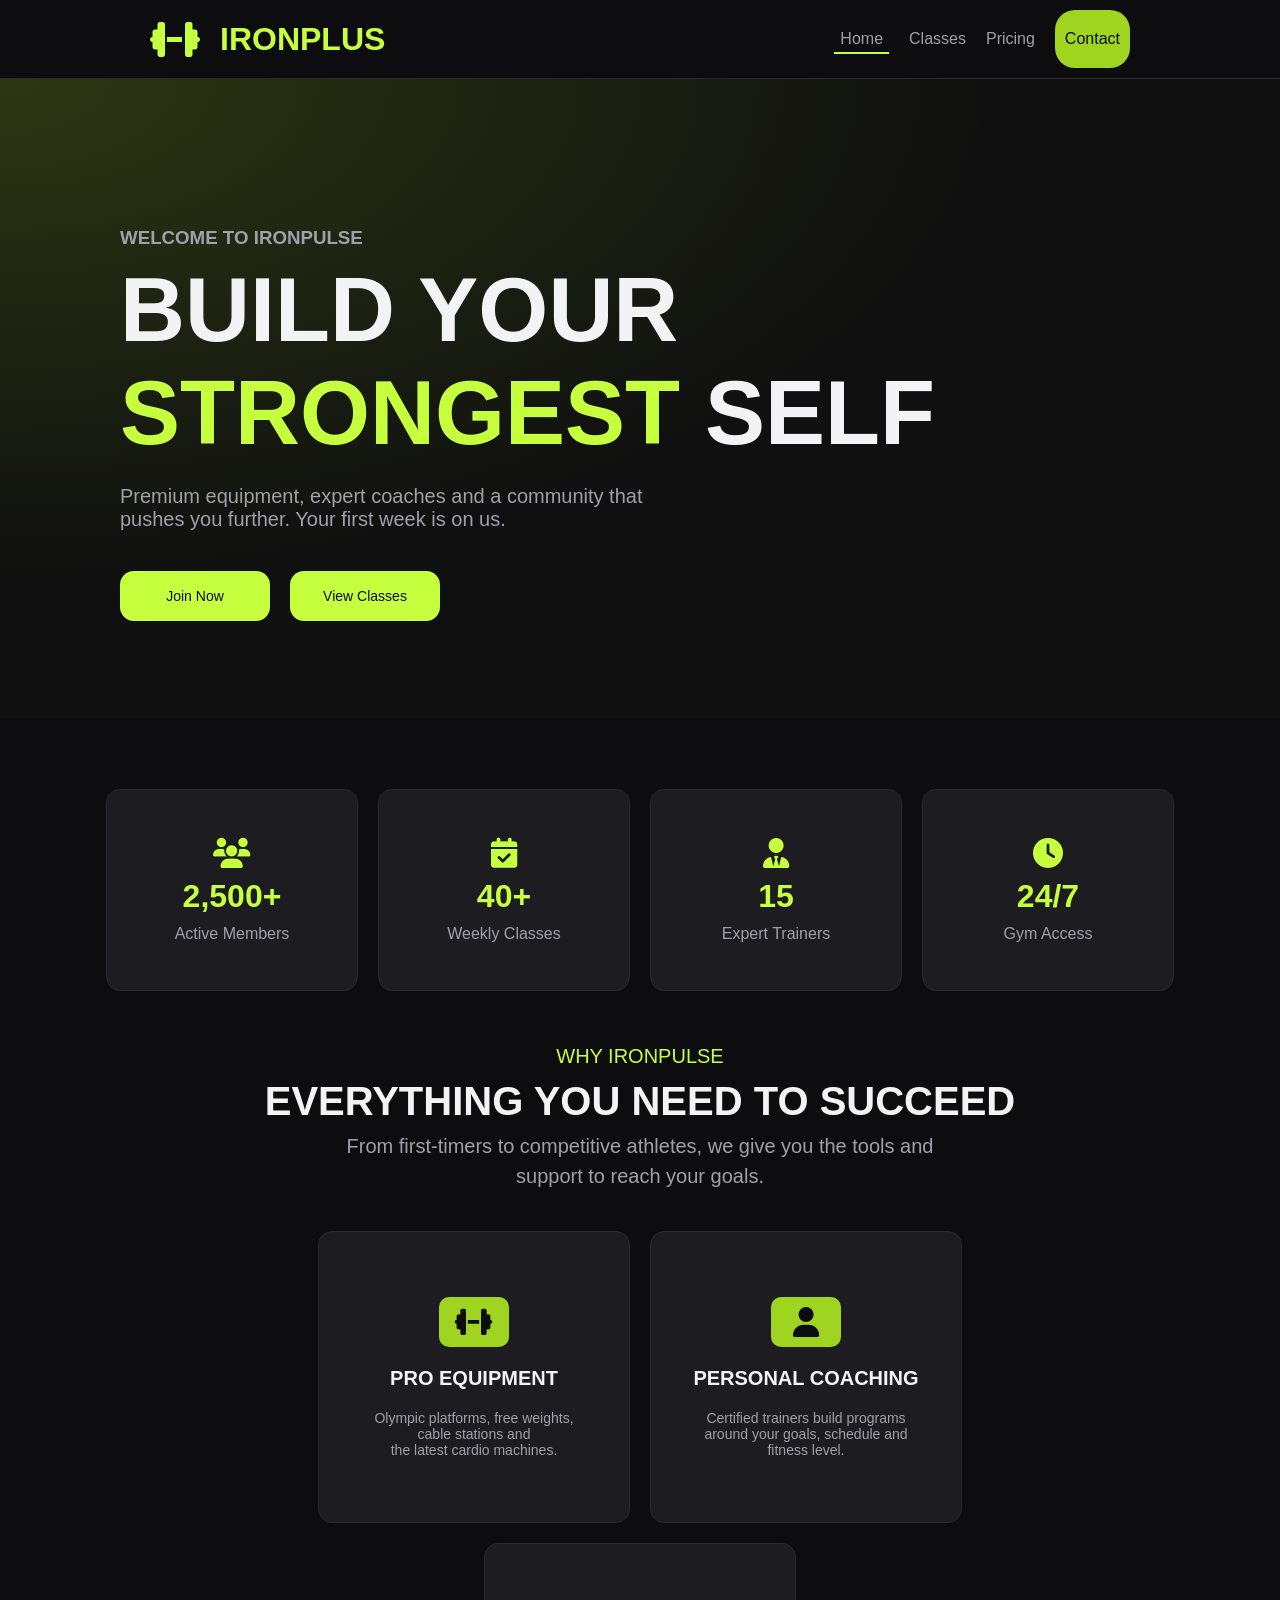
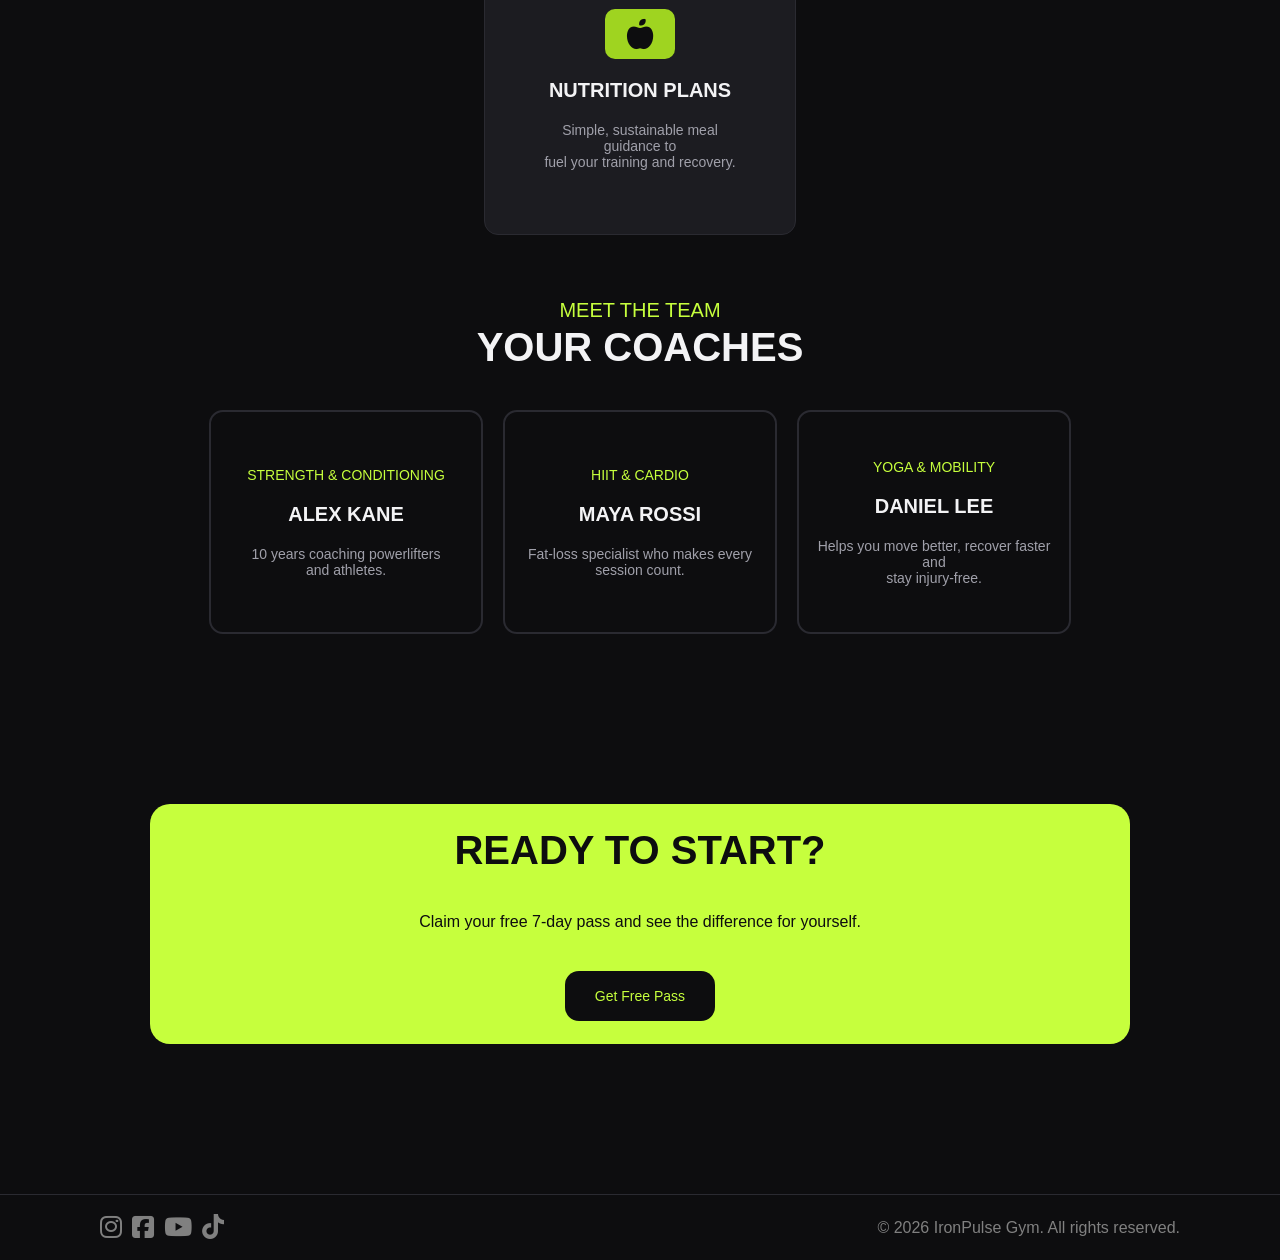
<file: index.html>
<!DOCTYPE html>
<html lang="en">
<head>
    <meta charset="UTF-8">
    <meta name="viewport" content="width=device-width, initial-scale=1.0">
    <link rel="stylesheet" href="https://cdnjs.cloudflare.com/ajax/libs/font-awesome/6.7.2/css/all.min.css">
    <link rel="stylesheet" href="common.css">
    <link rel="stylesheet" href="home.css">
    <title>Document</title>
</head>
<body>
    <header>
        <div class="logo"><i class="fa-solid fa-dumbbell"></i> <h1>IRON<span>PLUS</span></h1></div>
        <nav>
            <ul>
                <li class="home"><a href="index.html">Home</a></li>
                <li><a href="classes.html">Classes</a></li>
                <li><a href="pricing.html">Pricing</a></li>
                <li class="contact"><a href="contact.html">Contact</a></li>
            </ul>
        </nav>
    </header>



    <div class="content1">
        <h3>Welcome to IronPulse</h3>
        <h1>Build your <br> <span>strongest</span> self</h1>
        <p>Premium equipment, expert coaches and a community that  <br> pushes you further. Your first week is on us.</p>
        <div class="buttons">
            <button>Join Now</button>
            <button>View Classes</button>
        </div>
    </div>


    <div class="info">

        <div class="info-card">
            <i class="fa-solid fa-users"></i>
            <h1>2,500+</h1>
            <p>Active Members</p>
        </div>

         <div class="info-card">
            <i class="fa-solid fa-calendar-check"></i>
            <h1>40+</h1>
            <p>Weekly Classes</p>
        </div>

         <div class="info-card">
            <i class="fa-solid fa-user-tie"></i>
            <h1>15</h1>
            <p>Expert Trainers</p>
        </div>

         <div class="info-card">
            <i class="fa-solid fa-clock"></i>
            <h1>24/7</h1>
            <p>Gym Access</p>
        </div>

    </div>

<div class="content2">
    <div class="text">
        <h4>Why IronPulse</h4>
        <h1>Everything you need to succeed</h1>
        <p>From first-timers to competitive athletes, we give you the tools and <br> support to reach your goals.</p>
    </div>
    
    <div class="cards">
        <div class="card">
            <i class="fa-solid fa-dumbbell"></i>
            <h1>Pro Equipment</h1>
            <p>Olympic platforms, free weights,<br> cable stations and <br>the latest cardio machines.</p>
        </div>

          <div class="card">
            <i class="fa-solid fa-user"></i>
            <h1>Personal Coaching</h1>
            <p>Certified trainers build programs <br> around your goals, schedule and <br>fitness level.</p>
        </div>

 <div class="card">
            <i class="fa-solid fa-apple-whole"></i>
            <h1>Nutrition Plans</h1>
            <p>Simple, sustainable meal<br> guidance to<br> fuel your training and recovery.</p>
        </div>

    </div>

</div>


<div class="coaches">
   <div class="coaches-text">
     <p>Meet the team</p>
    <h1>Your coaches</h1>
   </div>
<div class="coach-cards">
     <div class="coach-card">
   <h4>Strength & Conditioning</h4>
   <h1>Alex Kane</h1>
   <p>10 years coaching powerlifters <br>  and athletes.</p>
 </div>
  <div class="coach-card">
<h4>HIIT & Cardio</h4>
   <h1>Maya Rossi</h1>
   <p>Fat-loss specialist who makes every <br> session count.</p>
  </div>
   <div class="coach-card">
<h4>Yoga & Mobility</h4>
   <h1>Daniel Lee</h1>
   <p>Helps you move better, recover faster and <br> stay injury-free.</p>
   </div>
</div>
</div>



<div class="content3">
    <h1>Ready to start?</h1>
    <p>Claim your free 7-day pass and see the difference for yourself.</p>
    <button>Get Free Pass</button>
</div>


<footer>
    <div class="icons">
        <i class="fa-brands fa-instagram"></i>
        <i class="fa-brands fa-square-facebook"></i>
        <i class="fa-brands fa-youtube"></i>
        <i class="fa-brands fa-tiktok"></i>
    </div>

    <p>© 2026 IronPulse Gym. All rights reserved.</p>
</footer>
</body>
</html>
</file>
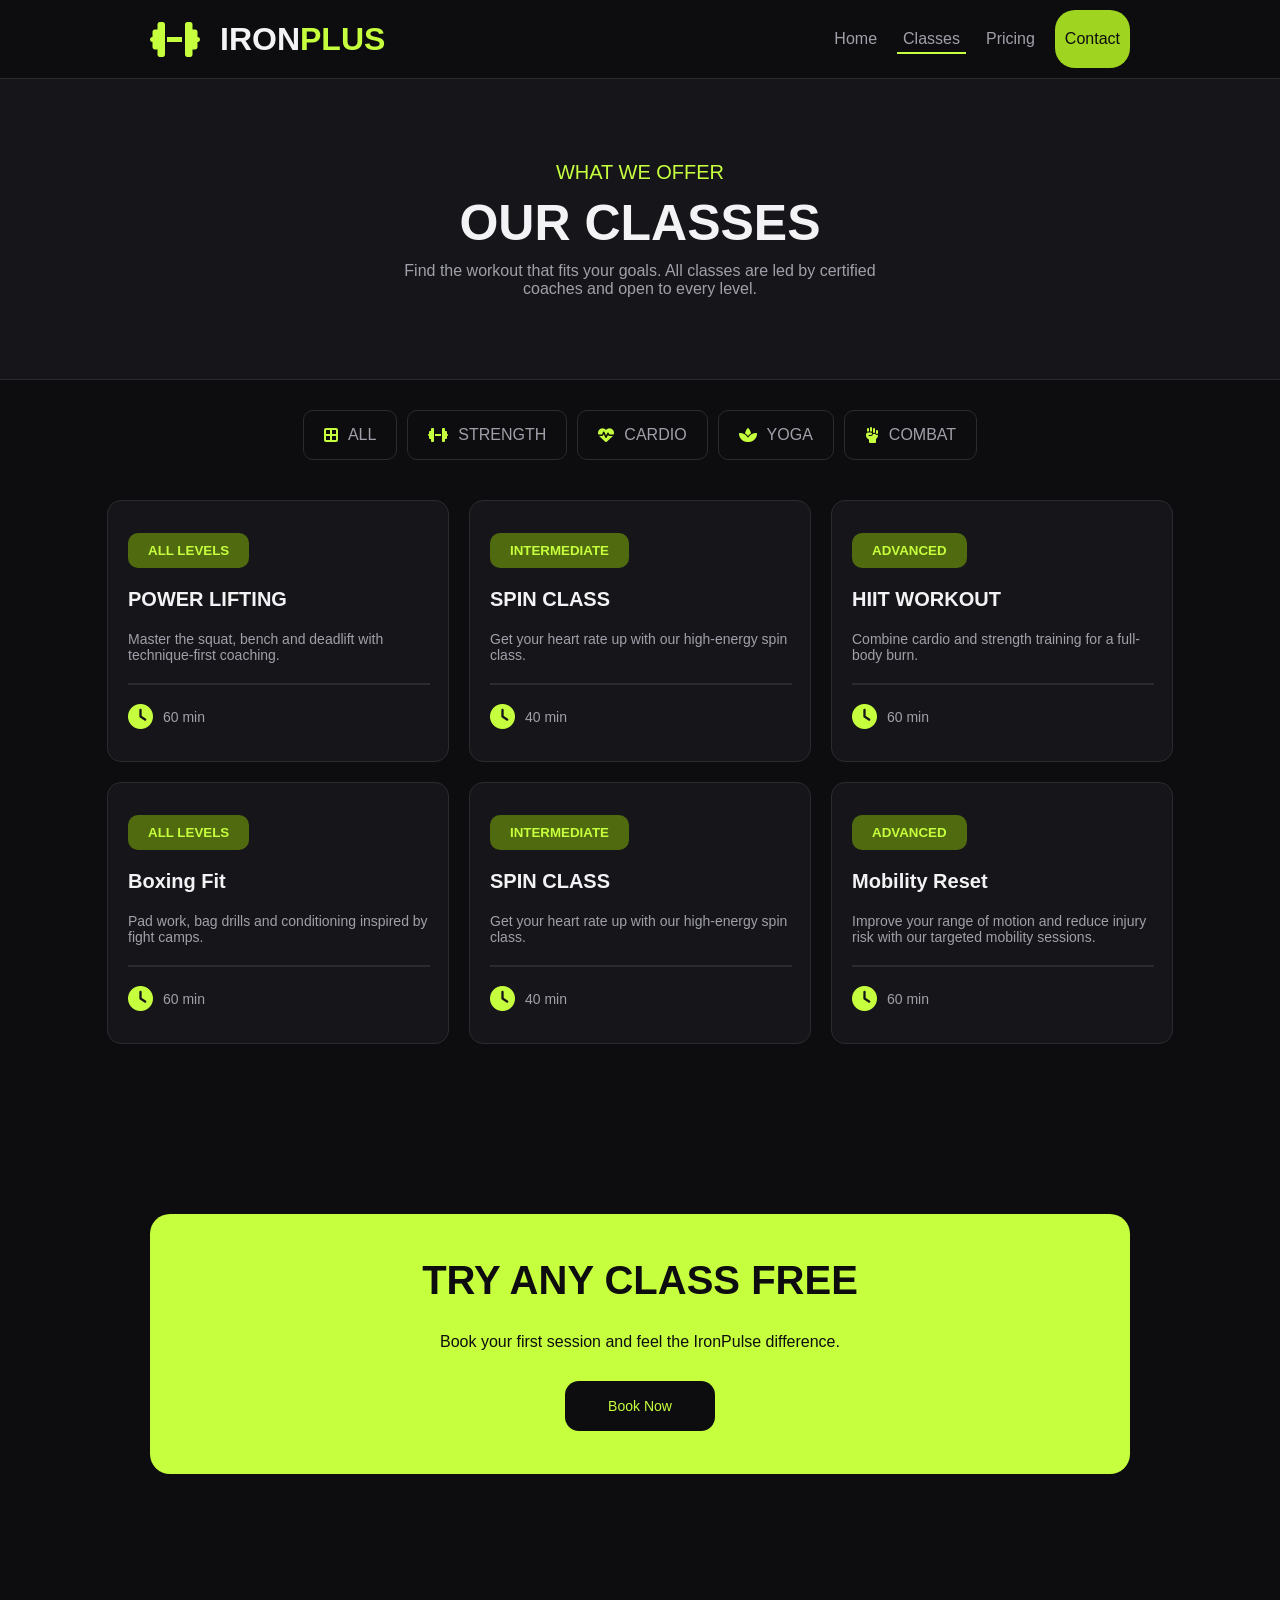
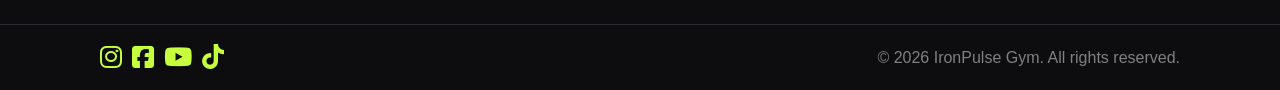
<file: classes.html>
<!DOCTYPE html>
<html lang="en">
<head>
    <meta charset="UTF-8">
    <meta name="viewport" content="width=device-width, initial-scale=1.0">
    <link rel="stylesheet" href="https://cdnjs.cloudflare.com/ajax/libs/font-awesome/6.7.2/css/all.min.css">
    <link rel="stylesheet" href="common.css">
   <link rel="stylesheet" href="classes.css">
    <title>Document</title>
</head>
<body>
    <header>
        <div class="logo"><i class="fa-solid fa-dumbbell"></i> <h1>IRON<span>PLUS</span></h1></div>
        <nav>
            <ul>
                <li ><a href="index.html">Home</a></li>
                <li class="home"><a href="classes.html">Classes</a></li>
                <li><a href="pricing.html">Pricing</a></li>
                <li class="contact"><a href="contact.html">Contact</a></li>
            </ul>
        </nav>
    </header>

<div class="content">
    <h4>What we offer</h4>
    <h1>Our Classes</h1>
    <p>Find the workout that fits your goals. All classes are led by certified<br> coaches and open to every level.</p>
</div>


<div class="buttons">
    <button> <i class="fa-solid fa-border-all"></i>ALL</button>
    <button><i class="fa-solid fa-dumbbell"></i> STRENGTH</button>
    <button><i class="fa-solid fa-heartbeat"></i> CARDIO</button>
    <button><i class="fa-solid fa-spa"></i> YOGA</button>
    <button><i class="fa-solid fa-fist-raised"></i> COMBAT</button>
</div>
    

<div class="cards-container">
    <div class="cards">
     
        <div class="card">
            <button>ALL LEVELS</button>
            <h1>POWER LIFTING</h1>
            <p>Master the squat, bench and deadlift with technique-first coaching.</p>
            <hr>
            <div class="icons">
                <i class="fa-solid fa-clock"></i>
                <p>60 min</p>
            </div>
        </div>
        <div class="card">
            <button>INTERMEDIATE</button>
            <h1>SPIN CLASS</h1>
            <p>Get your heart rate up with our high-energy spin class.</p>
            <hr>
            <div class="icons">
                <i class="fa-solid fa-clock"></i>
                <p>40 min</p>
            </div>
        </div>
        <div class="card">
            <button>ADVANCED</button>
            <h1>HIIT WORKOUT</h1>
            <p>Combine cardio and strength training for a full-body burn.</p>
            <hr>
            <div class="icons">
                <i class="fa-solid fa-clock"></i>
                <p>60 min</p>
            </div>
        </div>

    </div>
     <div class="cards">
          <div class="card">
            <button>ALL LEVELS</button>
            <h1>Boxing Fit</h1>
            <p>Pad work, bag drills and conditioning inspired by fight camps.</p>
            <hr>
            <div class="icons">
                <i class="fa-solid fa-clock"></i>
                <p>60 min</p>
            </div>
        </div>
        <div class="card">
            <button>INTERMEDIATE</button>
            <h1>SPIN CLASS</h1>
            <p>Get your heart rate up with our high-energy spin class.</p>
            <hr>
            <div class="icons">
                <i class="fa-solid fa-clock"></i>
                <p>40 min</p>
            </div>
        </div>
        <div class="card">
            <button>ADVANCED</button>
            <h1>Mobility Reset</h1>
            <p>Improve your range of motion and reduce injury risk with our targeted mobility sessions.</p>
            <hr>
            <div class="icons">
                <i class="fa-solid fa-clock"></i>
                <p>60 min</p>
            </div>
        </div>
     </div>
</div>



<div class="content3">
    <h1>Try any class free
</h1>
    <p>Book your first session and feel the IronPulse difference.

</p>
    <button>Book Now</button>
</div>


<footer>
    <div class="icons">
        <i class="fa-brands fa-instagram"></i>
        <i class="fa-brands fa-square-facebook"></i>
        <i class="fa-brands fa-youtube"></i>
        <i class="fa-brands fa-tiktok"></i>
    </div>

    <p>© 2026 IronPulse Gym. All rights reserved.</p>
</footer>
    
</body>
</html>
</file>
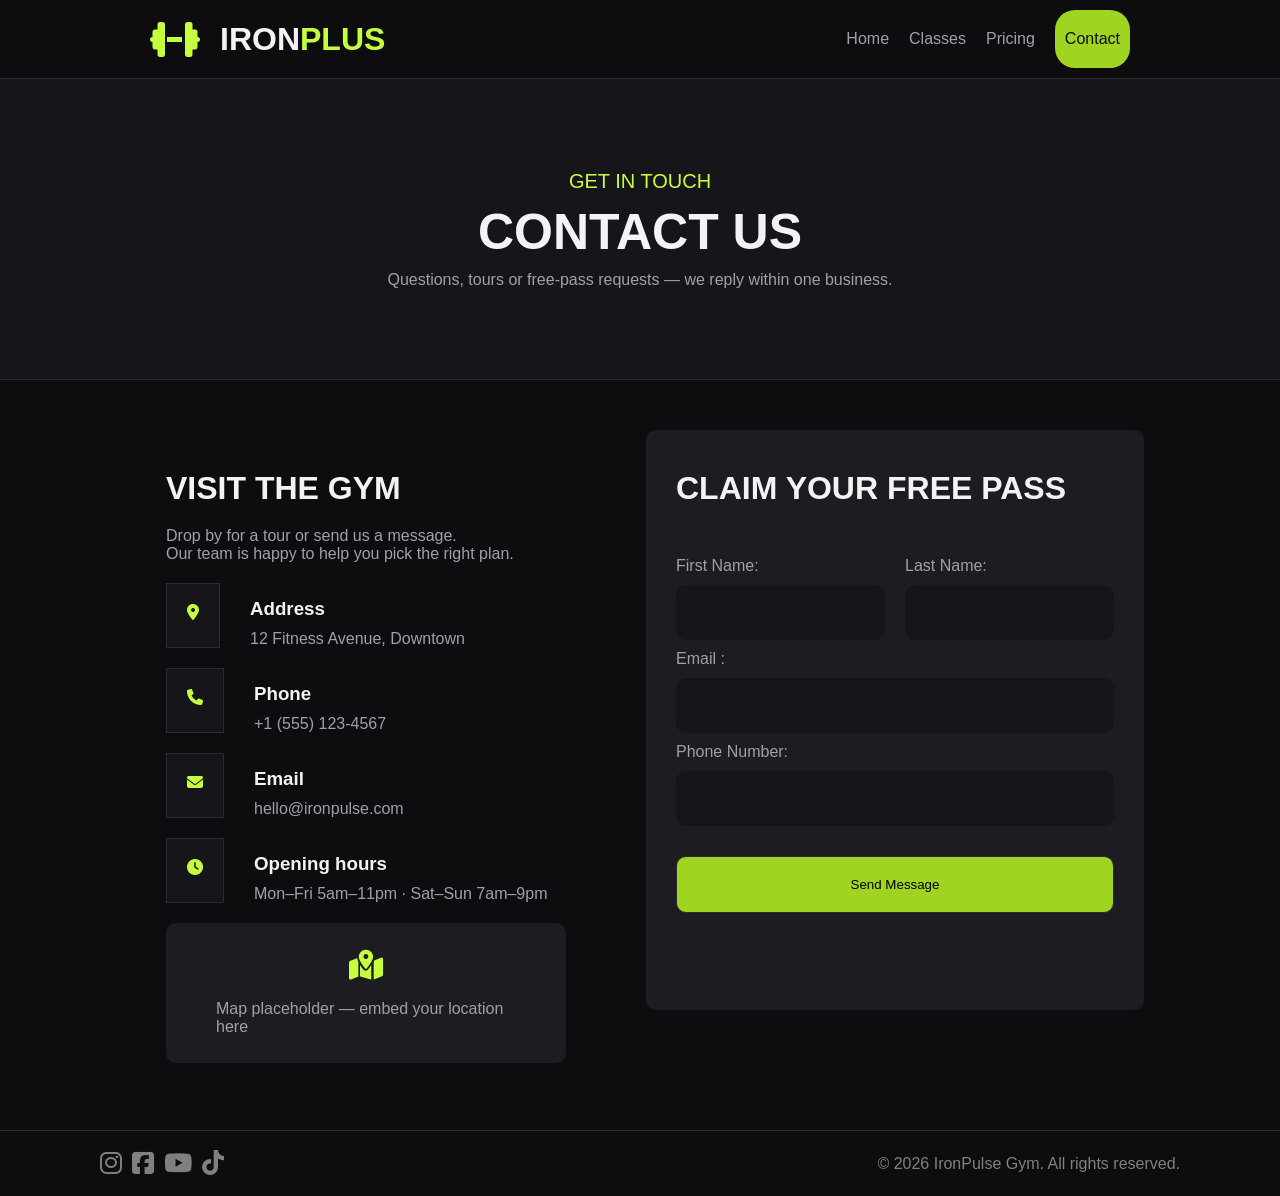
<file: contact.html>
<!DOCTYPE html>
<html lang="en">
<head>
    <meta charset="UTF-8">
    <meta name="viewport" content="width=device-width, initial-scale=1.0">
    <link rel="stylesheet" href="https://cdnjs.cloudflare.com/ajax/libs/font-awesome/6.7.2/css/all.min.css">
    <link rel="stylesheet" href="common.css">
    <link rel="stylesheet" href="contact.css">
    <title>Document</title>
</head>
<body>
    <header>
        <div class="logo"><i class="fa-solid fa-dumbbell"></i> <h1>IRON<span>PLUS</span></h1></div>
        <nav>
            <ul>
                <li class="home"><a href="index.html">Home</a></li>
                <li><a href="classes.html">Classes</a></li>
                <li><a href="pricing.html">Pricing</a></li>
                <li class="contact"><a href="contact.html">Contact</a></li>
            </ul>
        </nav>
    </header>

    
<div class="content">
    <h4>Get in touch</h4>
    <h1>Contact Us</h1>
    <p>Questions, tours or free-pass requests — we reply within one business.</p>
</div>

<div class="content1">
    <div class="info">
        <h1>Visit the gym</h1>
        <p>Drop by for a tour or send us a message.<br> Our team is happy to help you pick the right plan.</p>
       
         <div class="info-container">

            <div class="adress">
                <i class="fa-solid fa-location-dot"></i>
                <div class="text">
                    <h3>Address</h3>
                    <p>12 Fitness Avenue, Downtown</p>
                </div>
            </div>

             <div  class="adress">
                <i class="fa-solid fa-phone"></i>
                <div class="text">
                    <h3>Phone</h3>
                    <p>+1 (555) 123-4567</p>
                </div>
            </div>

             <div  class="adress">
                <i class="fa-solid fa-envelope"></i>
                <div class="text">
                    <h3>Email</h3>
                    <p>hello@ironpulse.com</p>
                </div>
            </div>

             <div  class="adress">
                <i class="fa-solid fa-clock"></i>
                <div class="text">
                    <h3>Opening hours</h3>
                    <p>Mon–Fri 5am–11pm · Sat–Sun 7am–9pm</p>
                </div>
            </div>


            <div  class="adress-location">
               <i class="fa-solid fa-map-location-dot"></i>
                <p>Map placeholder — embed your location here</p>
            </div>
         </div>
    
    </div>
    <div class="form">
        <h1>Claim your free pass</h1>

        <form>
            <div class="nameinfo">
            <div class="firstname">
                <label>First Name:</label>
            <input type="text">
            </div>

            <div class="secondname">
                <label>Last Name:</label>
            <input type="text"> 
            </div>
        </div>
        
        <label>Email :</label>
        <input type="email">
        
         <label>Phone Number:</label>
         <input type="tel" >

        
          <button type="submit">Send Message</button>
    </div>
        </form>
</div>
    
<footer>
    <div class="icons">
        <i class="fa-brands fa-instagram"></i>
        <i class="fa-brands fa-square-facebook"></i>
        <i class="fa-brands fa-youtube"></i>
        <i class="fa-brands fa-tiktok"></i>
    </div>

    <p>© 2026 IronPulse Gym. All rights reserved.</p>
</footer>
</body>
</html>
</file>
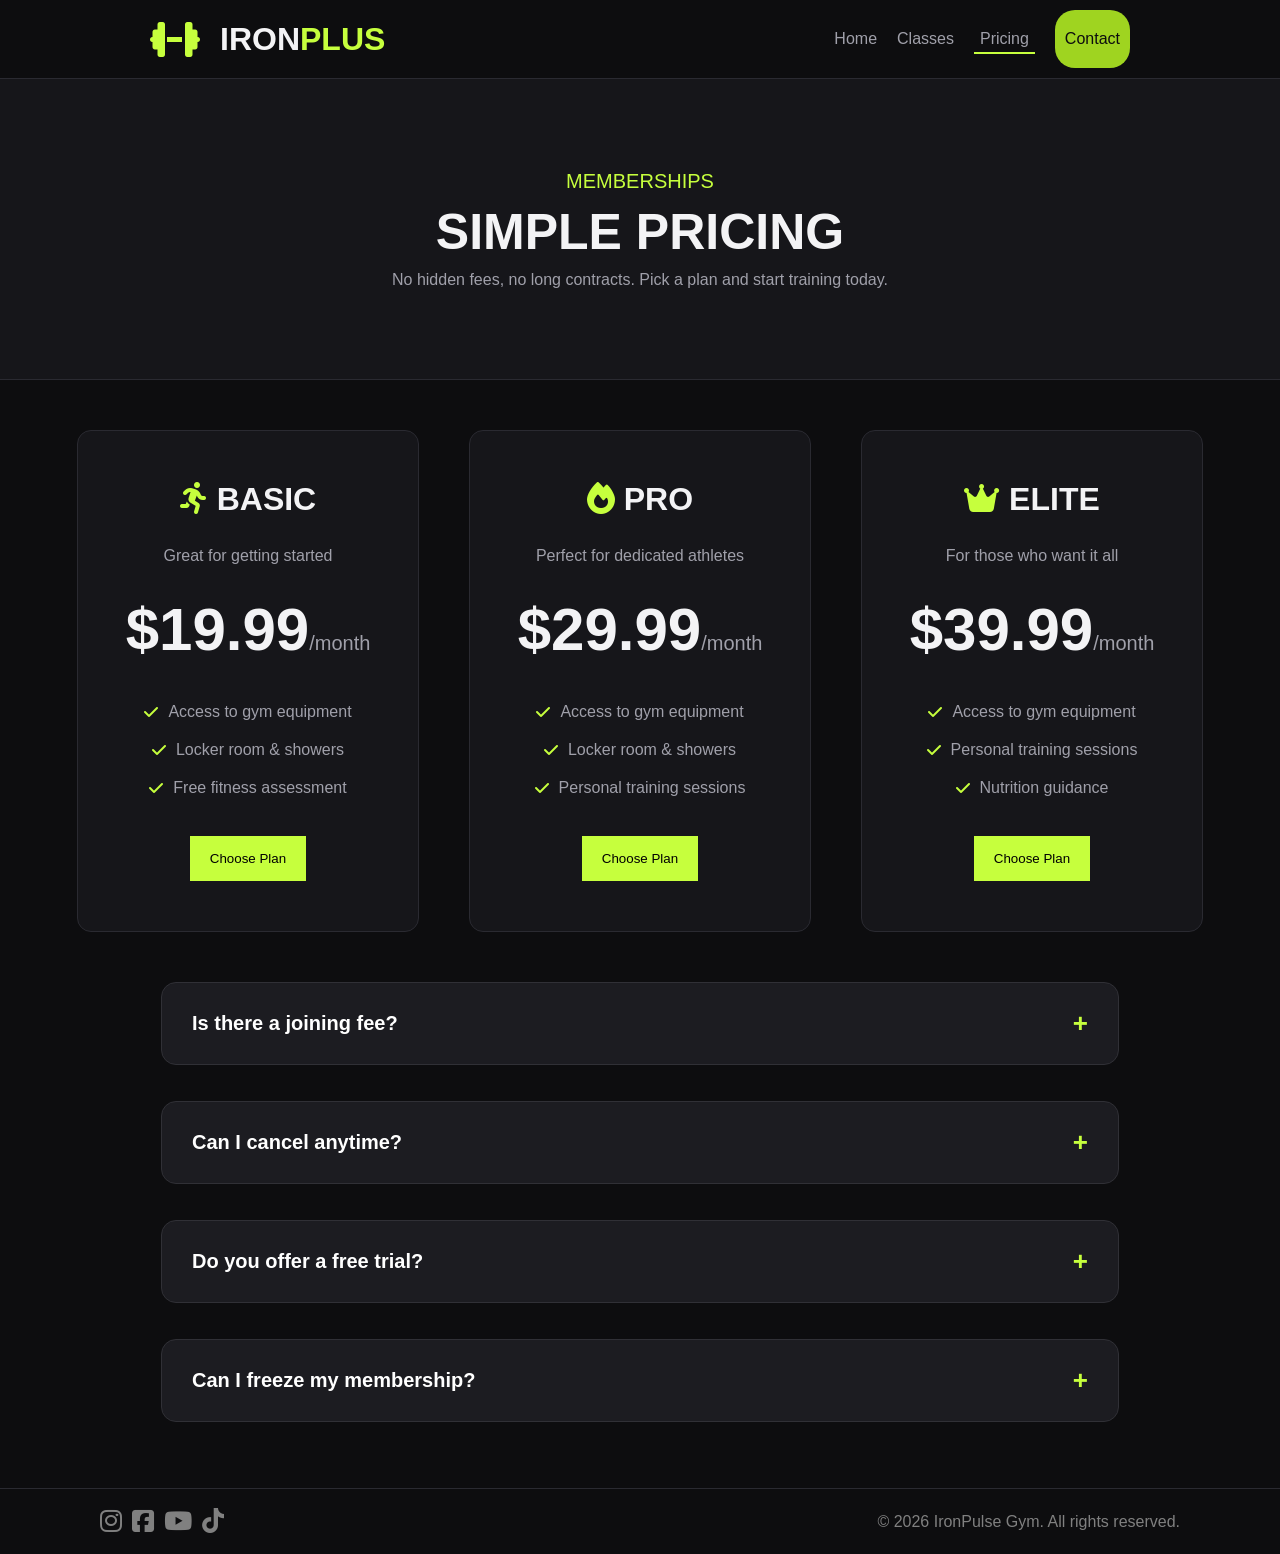
<file: pricing.html>
<!DOCTYPE html>
<html lang="en">
<head>
    <meta charset="UTF-8">
    <meta name="viewport" content="width=device-width, initial-scale=1.0">
    <link rel="stylesheet" href="https://cdnjs.cloudflare.com/ajax/libs/font-awesome/6.7.2/css/all.min.css">
    <link rel="stylesheet" href="common.css">
    <link rel="stylesheet" href="pricing.css">
    <title>Document</title>
</head>
<body>
    <header>
        <div class="logo"><i class="fa-solid fa-dumbbell"></i> <h1>IRON<span>PLUS</span></h1></div>
        <nav>
            <ul>
                <li ><a href="index.html">Home</a></li>
                <li><a href="classes.html">Classes</a></li>
                <li class="home"><a href="pricing.html">Pricing</a></li>
                <li class="contact"><a href="contact.html">Contact</a></li>
            </ul>
        </nav>
    </header>

    
<div class="content">
    <h4>Memberships</h4>
    <h1>Simple Pricing</h1>
    <p>No hidden fees, no long contracts. Pick a plan and start training today.</p>
</div>


<div class="price-cards">
<div class="card">
    <h1><i class="fa-solid fa-person-running"></i> BASIC</h1>
    <p>Great for getting started</p>
    <h2>$19.99<span>/month</span></h2>
    <ul>
        <li><i class="fa-solid fa-check"></i> Access to gym equipment</li>
        <li><i class="fa-solid fa-check"></i> Locker room & showers</li>
        <li><i class="fa-solid fa-check"></i> Free fitness assessment</li>
    </ul>
    <button>Choose Plan</button>
</div>
<div class="card">
    <h1><i class="fa-solid fa-fire"></i> PRO</h1>
    <p>Perfect for dedicated athletes</p>
    <h2>$29.99<span>/month</span></h2>
    <ul>
        <li><i class="fa-solid fa-check"></i> Access to gym equipment</li>
        <li><i class="fa-solid fa-check"></i> Locker room & showers</li>
        <li><i class="fa-solid fa-check"></i> Personal training sessions</li>
    </ul>
    <button>Choose Plan</button>
</div>
<div class="card">
    <h1><i class="fa-solid fa-crown"></i> ELITE</h1>
    <p>For those who want it all</p>
    <h2>$39.99<span>/month</span></h2>
    <ul>
        <li><i class="fa-solid fa-check"></i> Access to gym equipment</li>
        <li><i class="fa-solid fa-check"></i> Personal training sessions</li>
        <li><i class="fa-solid fa-check"></i> Nutrition guidance</li>
    </ul>
    <button>Choose Plan</button>
</div>
</div>

<div class="faq">

    <div class="faq-item">
        <input type="checkbox" id="faq1">
        <label for="faq1" class="faq-question">
            <h3>Is there a joining fee?</h3>
            <span class="icon"></span>
        </label>
        <p class="faq-answer">No. You only pay your monthly membership price.</p>
    </div>

    <div class="faq-item">
        <input type="checkbox" id="faq2">
        <label for="faq2" class="faq-question">
            <h3>Can I cancel anytime?</h3>
            <span class="icon"></span>
        </label>
        <p class="faq-answer">Yes, you can cancel your membership anytime.</p>
    </div>

    <div class="faq-item">
        <input type="checkbox" id="faq3">
        <label for="faq3" class="faq-question">
            <h3>Do you offer a free trial?</h3>
            <span class="icon"></span>
        </label>
        <p class="faq-answer">Every new visitor gets a free 7-day pass. Reach out through the contact page to claim yours.</p>
    </div>

    <div class="faq-item">
        <input type="checkbox" id="faq4">
        <label for="faq4" class="faq-question">
            <h3>Can I freeze my membership?</h3>
            <span class="icon"></span>
        </label>
        <p class="faq-answer">Yes, you can pause your plan for up to 3 months per year for travel, injury or any other reason.</p>
    </div>

</div>


<footer>
    <div class="icons">
        <i class="fa-brands fa-instagram"></i>
        <i class="fa-brands fa-square-facebook"></i>
        <i class="fa-brands fa-youtube"></i>
        <i class="fa-brands fa-tiktok"></i>
    </div>

    <p>© 2026 IronPulse Gym. All rights reserved.</p>
</footer>
</body>
</html>
</file>
<file: common.css>
:root {
    --bg: #0d0d0f;
    --bg-2: #16161a;
    --card: #1c1c21;
    --text: #f3f3f5;
    --muted: #a0a0aa;
    --accent: #c6ff3d;
    --accent-dark: #9fd420;
    --border: #2a2a31;
    --radius: 14px;
}
* {
    margin: 0;
  
}
body{
    background: var(--bg);
    color: var(--text);
    font-family: 'Oswald', sans-serif;
}

header{
    display: flex;
    align-items: center;
    justify-content: space-between;
    padding: 10px 150px;
    border-bottom: 1px solid var(--border);
}

header .logo{
    display: flex;
    gap: 20px;
    align-items: center;
}

.logo i{
    font-size: 40px;
    color: var(--accent);
}

.logo h1 span{
    color: var(--accent);
}

header nav ul{
    display: flex;
    gap: 20px;
    list-style: none;
    align-items: center;
    justify-content: center;
    
}

header ul li a{
    text-decoration: none;
    color: var(--muted);
    
    
}


.contact{
    background: var(--accent-dark);
    color: var(--bg);
    padding: 20px 10px;
    border-radius: 20px;
    
}

.contact a{
    color: var(--bg);
    font-weight: 500;
}


footer{
    border-top: 1px solid var(--border);
    display: flex;
    align-items: center;
    justify-content: space-between;
    gap: 20px;
    padding: 20px 100px;
}
.icons{
    display: flex;
    gap: 10px;
}
.icons i{
    font-size: 25px;
    color: grey;
    transition: all 0.3s ease-in-out;
}
.icons i:hover{
    color:var(--accent);
}
footer p{
    color: grey;
}


@media (max-width: 800px){
header{
    flex-direction: column;
    padding: 20px 10px;
    align-items: center;
    justify-content: center;
    
}
header nav ul{
    padding: 10px 10px;
    align-items: center;
    justify-content: center;
}
.contact{
    width: 100px;
    text-align: center;
}
.logo{
    width: 90%;
}
nav {
    width: 100%;
}

footer{
    align-items: center;
    justify-content: center;
    font-size: 11px;
    padding: 20px 10px;
}

.icons i{
    font-size: 20px;
}
 

}
</file>
<file: home.css>
:root {
    --bg: #0d0d0f;
    --bg-2: #16161a;
    --card: #1c1c21;
    --text: #f3f3f5;
    --muted: #a0a0aa;
    --accent: #c6ff3d;
    --accent-dark: #9fd420;
    --border: #2a2a31;
    --radius: 14px;
}
* {
    margin: 0;
  
}
.home {
    position: relative;
     padding:  6px;
}

.home::after {
    content: '';
    position: absolute;
    width: 100%;
    height: 2px;
    background-color: var(--accent);
    left: 0;
    bottom: 0;
   
}

.content1 {
    display: flex;
    flex-direction: column;
    align-items: flex-start;
    justify-content: center;
    padding: 20px 120px;
    gap: 20px;
background:
  radial-gradient(
    ellipse at top left,
    rgba(159, 212, 32, 0.20) 0%,
    transparent 55%
  ),
  #101010;   
  height: 600px;

}

.content1 h3{
    color: var(--muted);
    margin-top: 50px;
      text-transform: uppercase;
}
.content1 h1 {
    font-size: 90px;
    color: var(--text);
    font-weight: 900;
    text-transform: uppercase;
    margin-top: -10px;
}


.content1 p{
    color: var(--muted);
    font-size: 20px;
    font-weight: 300;
    
}
.content1 h1 span{
    color: var(--accent);
}
.buttons{
    display: flex;
    gap: 20px;
    margin-top: 20px;
}
.buttons button{
    background-color: var(--accent);
    color: var(--bg);
    border: none;
    width: 150px;
    height: 50px;
    font-size: 14px;
    font-weight: 500;
    border-radius: var(--radius);
}

.info{
    display: flex;
    gap: 20px;
    margin-top: 50px;
    padding: 20px 60px;
    align-items: center;
    justify-content: center;

   
}
.info-card{
width:250px;
height: 200px;
background-color: var(--card);
border-radius: var(--radius);
display: flex;
flex-direction: column;
align-items: center;
justify-content: center;
gap: 10px;
border: 1px solid var(--border);
 transition: 0.3s;
}

.info-card i, h1{
    color: var(--accent);
}
.info-card p{
    color:var(--muted)
}

.info-card i{
    font-size: 30px;
}
.info-card:hover{
    transform: scale(1.1);
   border: 1px solid var(--accent);
}

.content2{
    padding: 20px 100px;
    align-items: center;
    justify-content: center;
    display: flex;
    flex-direction: column;
    gap: 20px;
    align-items: center;
}

.text{
    text-align: center;
    color: var(--muted);
    font-size: 20px;
    font-weight: 300;
    line-height: 1.5;
    max-width: 800px;
     
}

.text h1{
    text-transform: uppercase;
    color: var(--text);
    font-size: 40px;
    
}
.text h4{
    color: var(--accent);
    font-size: 20px;
    font-weight: 300;
    margin-top: 10px;
    text-transform: uppercase;
}
.cards{
    display: flex;
    gap: 20px;
    align-items: center;
    justify-content: center;
    flex-wrap: wrap;
    padding: 20px 100px;
    flex-direction: row;
}
.card{
   width:300px;
height: 280px;
background-color: var(--card);
border-radius: var(--radius);
display: flex;
flex-direction: column;
align-items: center;
justify-content: center;
gap: 20px;
border: 1px solid var(--border);
 transition: 0.3s;
 text-align: center;
 padding: 5px;
}
.card h1{
     text-transform: uppercase;
     color: var(--text);
     font-size: 20px;
}
.card i{
    font-size: 30px;
    background-color: var(--accent-dark);
    color: var(--bg);
    border-radius: 10px;
    padding: 10px;
    width: 50px;
    text-align: center;
}

.card p{
    font-size: 14px;
    width: 100%;
    color: var(--muted);
}

.coaches{
    display: flex;
    gap: 20px;
    align-items: center;
    justify-content: center;
    
    padding: 20px 100px;
    flex-direction: column;
    
}
.coaches-text h1{
    text-transform: uppercase;
    color: var(--text);
    font-size: 40px;
    margin-bottom: 20px;
}

.coaches-text p{
    color: var(--accent);
    font-size: 20px;
    font-weight: 300;
    line-height: 1.5;
    text-align: center;
    text-transform: uppercase;
}
.coach-cards{
    display: flex;
    gap: 20px;
    align-items: center;
    justify-content: center;
    flex-wrap: wrap;
}

.coach-card{
    display: flex;
    flex-direction: column;
    align-items: center;
    justify-content: center;
    gap: 20px;
    border: 2px solid var(--border);
     transition: 0.3s;
     text-align: center;
    width: 250px;
    height: 200px;
    padding: 10px;
    border-radius: var(--radius);
    transition: 0.3s;
}

.coach-card:hover{
    transform: scale(1.1);
    border: 2px solid var(--accent);
}

.coach-card h4{
    text-transform: uppercase;
    color: var(--accent);
    font-weight: 300;
    font-size: 14px;

}

.coach-card p{
    color: var(--muted);
    font-size: 14px;
    font-weight: 300;
}

.coach-card h1{
    text-transform: uppercase;
    color: var(--text);
    font-size: 20px;
}



.content3{
    padding: 20px 100px;
    align-items: center;
    justify-content: center;
    display: flex;
    flex-direction: column;
    gap: 20px;
    align-items: center;
    background-color: var(--accent);
    color: var(--bg);
    margin:150px;
    height: 200px;
    border-radius: 20px;
    
}

.content3 h1{
    text-transform: uppercase;
    color: var(--bg);
    font-size: 40px;
    margin-bottom: 20px;
    font-weight: 900;
}

.content3 button{
    background-color: var(--bg);
    color: var(--accent);
    border: none;
    width: 150px;
    height: 50px;
    font-size: 14px;
    font-weight: 500;
    border-radius: var(--radius);
    margin-top: 20px;
}
@media (max-width: 800px){


    .content1 {
        padding: 20px 20px;
        height: 400px;
    }

    .content1 h1{
        font-size: 30px;
    }
   .buttons{
    gap: 30px;
   }
   .buttons button{
        width: 100px;
        height: 40px;
        font-size: 12px;
   }
    .content1 p{
        font-size: 13px;
        margin-top: 20px;
    }
    .info{
        padding: 20px 10px;
        flex-direction: column;
    }

    .info-card{
        width: 240px;
        height: 150px;
    }
  .content2{
        padding: 20px 10px;
    }
 .text{
    width: 90%;
    display: flex;
    flex-direction: column;
    gap: 20px;
 }
    .text h1{
        font-size: 24px;
    }
    .text h4{
        font-size: 14px;
    }

    .text p{
        font-size: 10px;
    }

    .content2{
        padding: 20px 10px;
         width: 90%;
         gap: 30px;
         
    }
    .cards{
        padding: 20px 10px;
        flex-direction: column;
         width: 90%;
         align-items: center;
         justify-content: center;
         margin: 20px;
    }

    .card{
        width: 100%;
        height: 200px;
    }

    .coaches-text{
        text-align: center;
        width: 100%;
        gap:20px;
         font-size: 14px;
        
    }

    .content3{
        padding: 20px 10px;
        gap: 10px;
        margin: 20px;
        display: flex;
        flex-direction: column;
        height: 300px;
        text-align: center;
    }

}
</file>
<file: classes.css>
:root {
    --bg: #0d0d0f;
    --bg-2: #16161a;
    --card: #1c1c21;
    --text: #f3f3f5;
    --muted: #a0a0aa;
    --accent: #c6ff3d;
    --accent-dark: #9fd420;
    --border: #2a2a31;
    --radius: 14px;
}
.home {
    position: relative;
     padding:  6px;
}

.home::after {
    content: '';
    position: absolute;
    width: 100%;
    height: 2px;
    background-color: var(--accent);
    left: 0;
    bottom: 0;
   
}


.content {
    text-align: center;
    height: 300px;
    color: var(--text);
    display: flex;
    flex-direction: column;
    justify-content: center;
    align-items: center;
    gap:10px;
    background-color: var(--bg-2);
    border-bottom: 1px solid var(--border);
}
.content h4{
    text-transform: uppercase;
    font-size: 20px;
    font-weight: 400;
    color: var(--accent);
}
.content h1{
   text-transform: uppercase;
   font-size: 50px;
   font-weight: 900;
   color: var(--text);
}

.content p{
    font-weight: 400;
    color: var(--muted);
}

.buttons button{
    background-color: var(--bg);
    color: var(--muted);
    border: 1px solid var(--border);
    padding: 10px 20px;
    border-radius: 10px;
    font-size: 16px;
    cursor: pointer;
    transition: all 0.3s ease;
    display: flex;
    gap:10px;
    align-items: center;
    justify-content: center;
}

.buttons button i{
    color: var(--accent);
}
.buttons{
    display: flex;
    justify-content: center;
    gap: 10px;
    margin: 20px 0;
    height: 50px;
    margin-top:30px;
}
.buttons button:hover{
    background-color: var(--accent);
    color: var(--bg-2);
    border: 1px solid var(--accent-dark);
}

.cards .card{
    background-color: var(--bg-2);
    border: 1px solid var(--border);
    border-radius: var(--radius);
    padding: 20px;
    transition: all 0.3s ease;
    cursor: pointer;
    width: 300px;
    height: 220px;
    display: flex;
    flex-direction: column;
    justify-content: center;
    align-items: flex-start;
    gap: 20px;
}

.cards .card button{
 background-color: color-mix(in srgb, var(--accent-dark) 50%, black);
    color: var(--accent);
    border-radius: 10px;
    padding: 10px 20px;
    font-weight: 600;
    border: none;
    
}

.card h1{
    font-size: 20px;
    font-weight: 900;
    color: var(--text);
}
.icons{
    display: flex;
    gap: 10px;
    align-items: center;
}

.icons i{
    color: var(--accent);
}
.cards{
    display: flex;
    justify-content: center;
    gap: 20px;
    flex-wrap: wrap;
}

.cards-container{
    display: flex;
    flex-direction: column;
    gap: 20px;
    padding: 20px;
}
.card p{
    font-size: 14px;
    font-weight: 400;
    color: var(--muted);
}

.card hr{
    width: 100%;
    border: 1px solid var(--border);
}



.content3{
    padding: 30px 100px;
    align-items: center;
    justify-content: center;
    display: flex;
    flex-direction: column;
    gap: 10px;
    align-items: center;
    background-color: var(--accent);
    color: var(--bg);
    margin:150px;
    height: 200px;
    border-radius: 20px;
}

.content3 h1{
    text-transform: uppercase;
    color: var(--bg);
    font-size: 40px;
    margin-bottom: 20px;
    font-weight: 900;
}

.content3 button{
    background-color: var(--bg);
    color: var(--accent);
    border: none;
    width: 150px;
    height: 50px;
    font-size: 14px;
    font-weight: 500;
    border-radius: var(--radius);
    margin-top: 20px;
}

@media (max-width: 800px){

    .content p{
        width: 80%;
    }
    .content h1{
        font-size: 30px;
    }
  .buttons{
        flex-direction: column;
        gap: 10px;
        align-items: center;
        margin-top: 120px;
    }
    .buttons button{
        width: 80%;
    }
    .content p{
        font-size: 14px;
    }
  .cards{
        flex-direction: column;
        align-items: center;
    }
    .cards .card{
        width: 100%;
        height: auto;
        width:280px;
    }

    .cards-container{
        padding: 10px 10px; 
        margin-top: 160px;
    }
     .content3{
        padding: 20px 10px;
        gap: 10px;
        margin: 20px;
        display: flex;
        flex-direction: column;
        height: 300px;
        text-align: center;
    }

}
</file>
<file: contact.css>
:root {
    --bg: #0d0d0f;
    --bg-2: #16161a;
    --card: #1c1c21;
    --text: #f3f3f5;
    --muted: #a0a0aa;
    --accent: #c6ff3d;
    --accent-dark: #9fd420;
    --border: #2a2a31;
    --radius: 14px;
}


.content {
    text-align: center;
    height: 300px;
    color: var(--text);
    display: flex;
    flex-direction: column;
    justify-content: center;
    align-items: center;
    gap:10px;
    background-color: var(--bg-2);
    border-bottom: 1px solid var(--border);
}
.content h4{
    text-transform: uppercase;
    font-size: 20px;
    font-weight: 400;
    color: var(--accent);
}
.content h1{
   text-transform: uppercase;
   font-size: 50px;
   font-weight: 900;
   color: var(--text);
}

.content p{
    font-weight: 400;
    color: var(--muted);
}

.content1 {
    display: flex;
    justify-content: center;
    align-items: center;
    padding: 20px 60px;
    gap: 50px;
    margin-top: 30px;
}

.content1 .form, .info{
    width: auto;
    height: 500px;
    padding: 40px 30px;
}

.form{
    background: var(--card);
    border-radius: 10px;
    display: flex;
    flex-direction: column;
    gap: 30px;
}

.form h1{
    text-transform: uppercase;
}
.info h1{
    text-transform: uppercase;
}
 .info{
    display: flex;
    flex-direction: column;
    gap: 20px;
 }

 .info-container{
    display: flex;
    flex-direction: column;
    gap: 20px;
 }

 .adress{
    display: flex;
    gap: 30px;
 }
 .adress i{
    background-color: var(--bg-2);
    border: 1px solid var(--border);
    color: var(--accent);
    padding: 20px;
 }

 .text{
    margin-top: 15px;
    display: flex;
    flex-direction: column;
    gap: 10px;
 }
.info p{
    color: var(--muted);
}
form{
    margin-top: 20px;
}

form label{
    color: var(--muted);
}

form input{
background: var(--bg-2);
border: none;
padding: 20px;
border-radius: 10px;
}
.nameinfo{
    display: flex;
    gap: 20px;
}
.firstname, .secondname{
    display: flex;
    flex-direction: column;
    align-items: flex-start;
    gap: 10px;
}
form{
    display: flex;
    flex-direction: column;
    gap: 10px;
}

form textarea{
    background: var(--bg-2);
    border: none;
}

form button{
    margin-top: 20px;
    background: var(--accent-dark);
    padding: 20px 20px;
    border: none;
    border: 1px solid var(--border);
    border-radius: 10px;
}

.adress-location{
    background-color: var(--card);
    color: var(--accent);
    width: 300px;
    height: 80px;
    padding: 30px 50px;
    border-radius: 10px;
    display: flex;
    flex-direction: column;
    align-items: center;
    justify-content: center;
    gap: 20px;
  
}

.adress-location i{
      font-size: 30px;
}
footer{
margin-top: 100px;
}
@media (max-width: 800px){
  .content{
        height: auto;
        padding: 50px 20px;
    }
    .content p{
        width: 80%;
    }
    .content h1{
        font-size: 30px;
    }

    .content1{
        flex-direction: column;
        padding: 10px 20px;
    }

    .info, .form{
        width: 300px;
        height: 600px;
    }
    
    .adress-location{
        width: 200px;
    }
    .form{
        
        padding: 10px 20px;
        width: 200px;
        height: 1000px;
        gap: 10px;
        
    }
     
    form{
        flex-direction: column;
        justify-content: center;
        gap: 10px;
    }
     
    form input{
        width: 90%;
    }
   
    form textarea{
        width: 200px;
    }

    form button{
        width: 100%;
    }
    .nameinfo{
        flex-direction: column;
    }
}
</file>
<file: pricing.css>
:root {
    --bg: #0d0d0f;
    --bg-2: #16161a;
    --card: #1c1c21;
    --text: #f3f3f5;
    --muted: #a0a0aa;
    --accent: #c6ff3d;
    --accent-dark: #9fd420;
    --border: #2a2a31;
    --radius: 14px;
}


.home {
    position: relative;
     padding:  6px;
}

.home::after {
    content: '';
    position: absolute;
    width: 100%;
    height: 2px;
    background-color: var(--accent);
    left: 0;
    bottom: 0;
   
}



.content {
    text-align: center;
    height: 300px;
    color: var(--text);
    display: flex;
    flex-direction: column;
    justify-content: center;
    align-items: center;
    gap:10px;
    background-color: var(--bg-2);
    border-bottom: 1px solid var(--border);
}
.content h4{
    text-transform: uppercase;
    font-size: 20px;
    font-weight: 400;
    color: var(--accent);
}
.content h1{
   text-transform: uppercase;
   font-size: 50px;
   font-weight: 900;
   color: var(--text);
}

.content p{
    font-weight: 400;
    color: var(--muted);
}

.price-cards .card{
    background-color: var(--bg-2);
    border: 1px solid var(--border);
    border-radius: var(--radius);
    padding: 50px 20px;
    text-align: center;
    color: var(--text);
    width: 300px;
    height: 400px;
    display: flex;
    flex-direction: column;
    justify-content: space-between;
    align-items: center;
        transition: all 0.3s ease-in-out;
}
.card i{
    color: var(--accent);
}

.card ul{
    list-style: none;
    padding: 0;
    margin: 0;
    color: var(--muted);
    display: flex;
    flex-direction: column;
    align-items: center;
    justify-content: center;
    text-align: left;
}

.card ul li{
    margin: 10px 0;
    display: flex;
    align-items: center;
    gap: 10px;
}

.card p{
    color: var(--muted);
}

.card h2{
    font-size: 60px;
    font-weight: 900;
    color: var(--text);
}

.card h2 span{
    font-size: 20px;
    font-weight: 400;
    color: var(--muted);
}

.card button{
background-color: var(--accent);
border: none;
padding: 15px 20px;
}

.price-cards{
    display: flex;
    justify-content: center;
    align-items: center;
    gap: 50px;
    margin: 50px 0;
}

.card:hover{
    transform: scale(1.05);
    border: 1px solid var(--accent);
}
.faq{
    display: flex;
    flex-direction: column;
    align-items: center;
    justify-content: center;
    gap: 20px;
}

.faq-item {
    background: #1c1c21;
    border: 1px solid #303036;
    border-radius: 15px;
    padding: 25px 30px;
    margin-bottom: 16px;
    width: 70%;
}

.faq-item input {
    display: none;
}

.faq-question {
    display: flex;
    justify-content: space-between;
    align-items: center;
    cursor: pointer;
}

.faq-question h3 {
    color: white;
    font-size: 20px;
    margin: 0;
}

.icon::before {
    content: "+";
    color: #c6ff3d;
    font-size: 26px;
    font-weight: bold;
}

.faq-answer {
    display: none;
    color: #a0a0aa;
    font-size: 18px;
    margin-bottom: 5px;
    line-height: 1.6;
}

.faq-item input:checked ~ .faq-answer {
    display: block;
}

.faq-item input:checked + .faq-question .icon::before {
    content: "−";
}

footer{
    margin-top: 50px;
}
@media (max-width: 800px){
    .content{
        height: auto;
        padding: 50px 20px;
    }
    .content p{
        width: 80%;
    }
    .content h1{
        font-size: 30px;
    }
    .price-cards{
        flex-direction: column;
        gap: 20px;
     
    }
    .price-cards .card{
        width: 80%;
        height: auto;
    }


}
</file>
